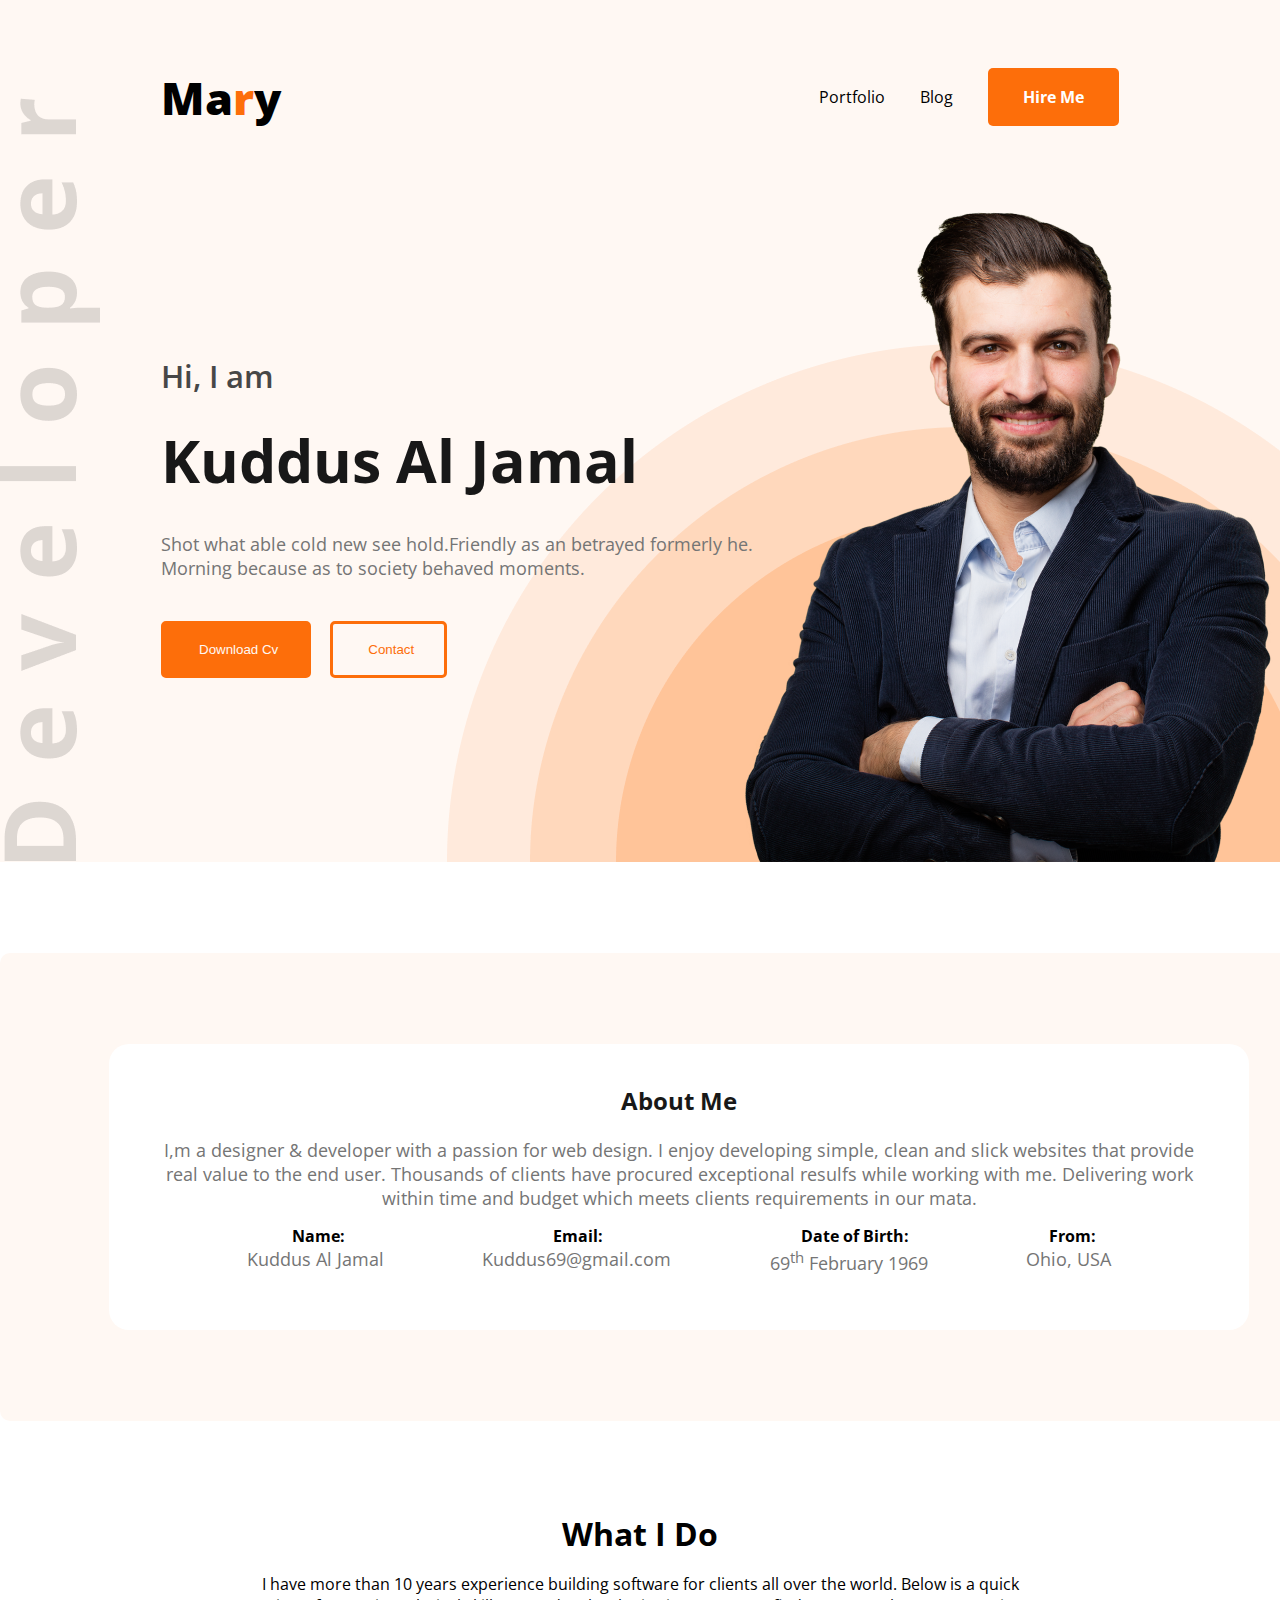
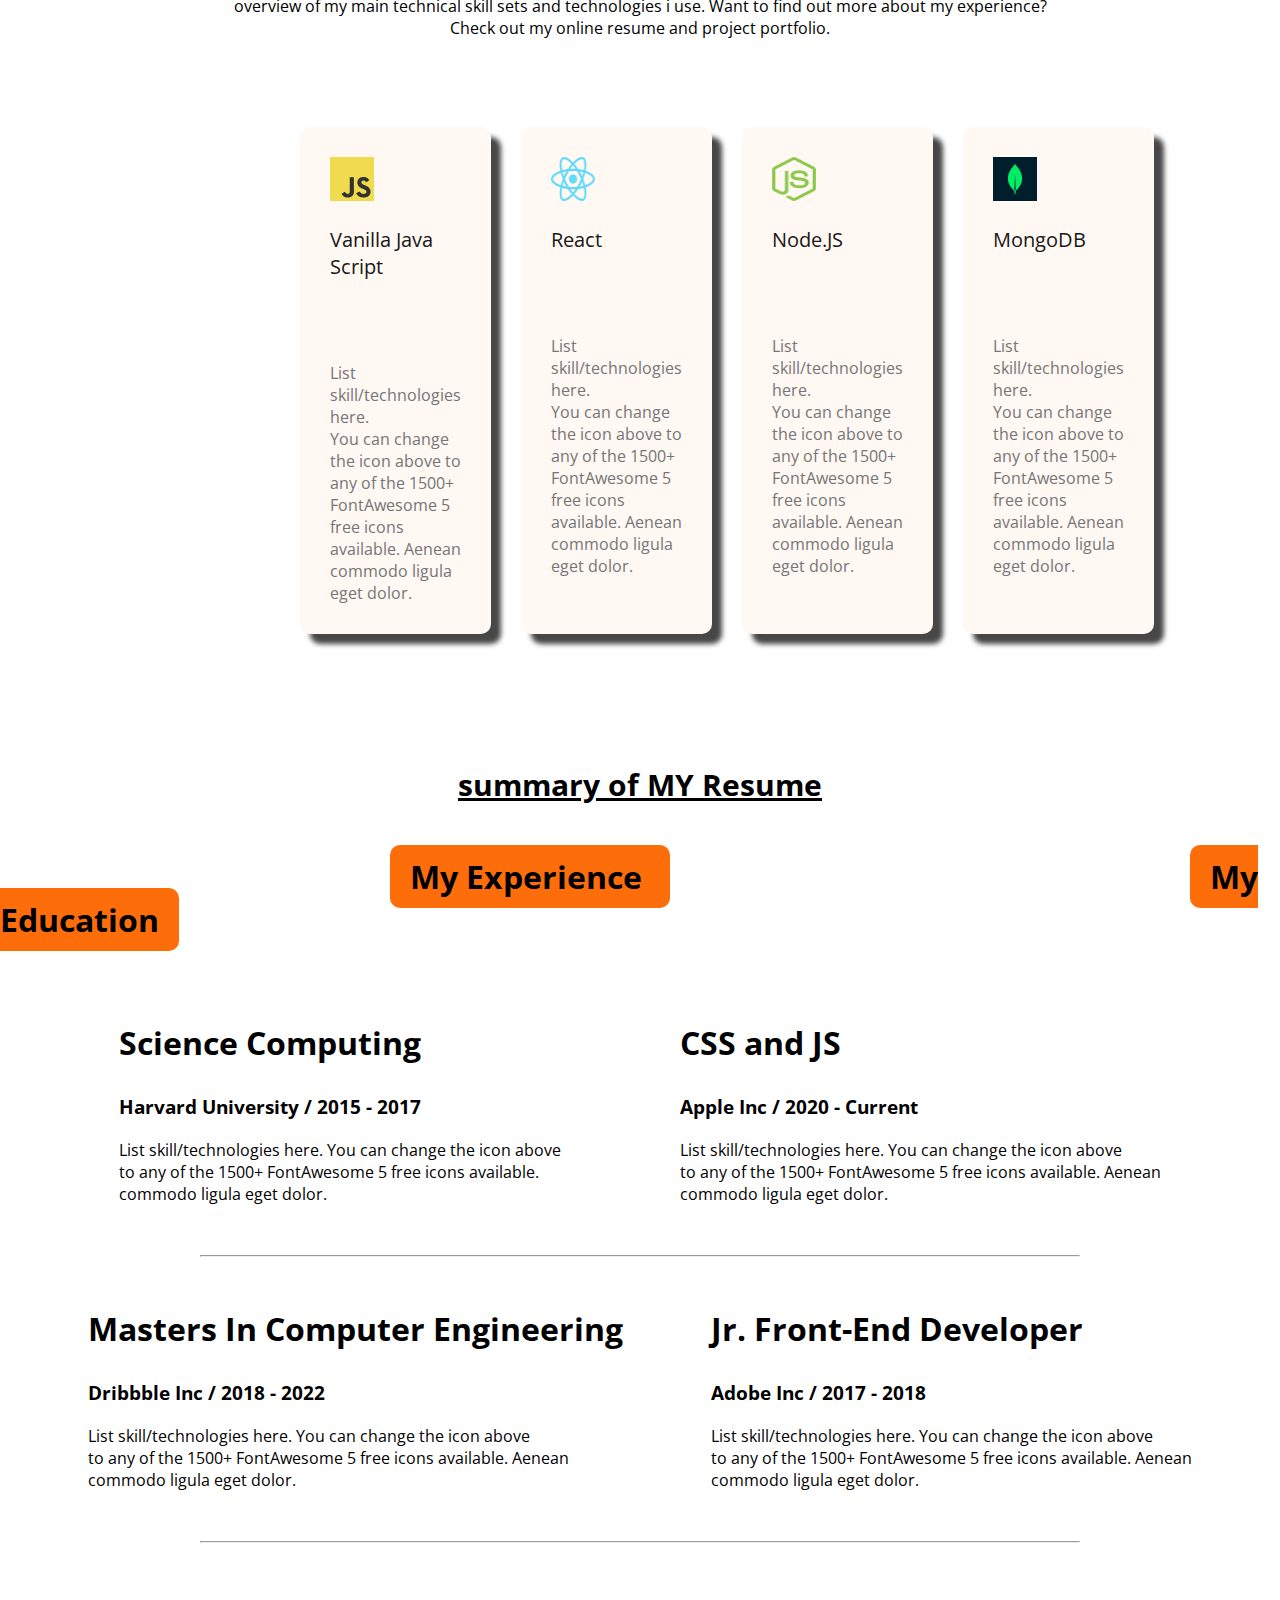
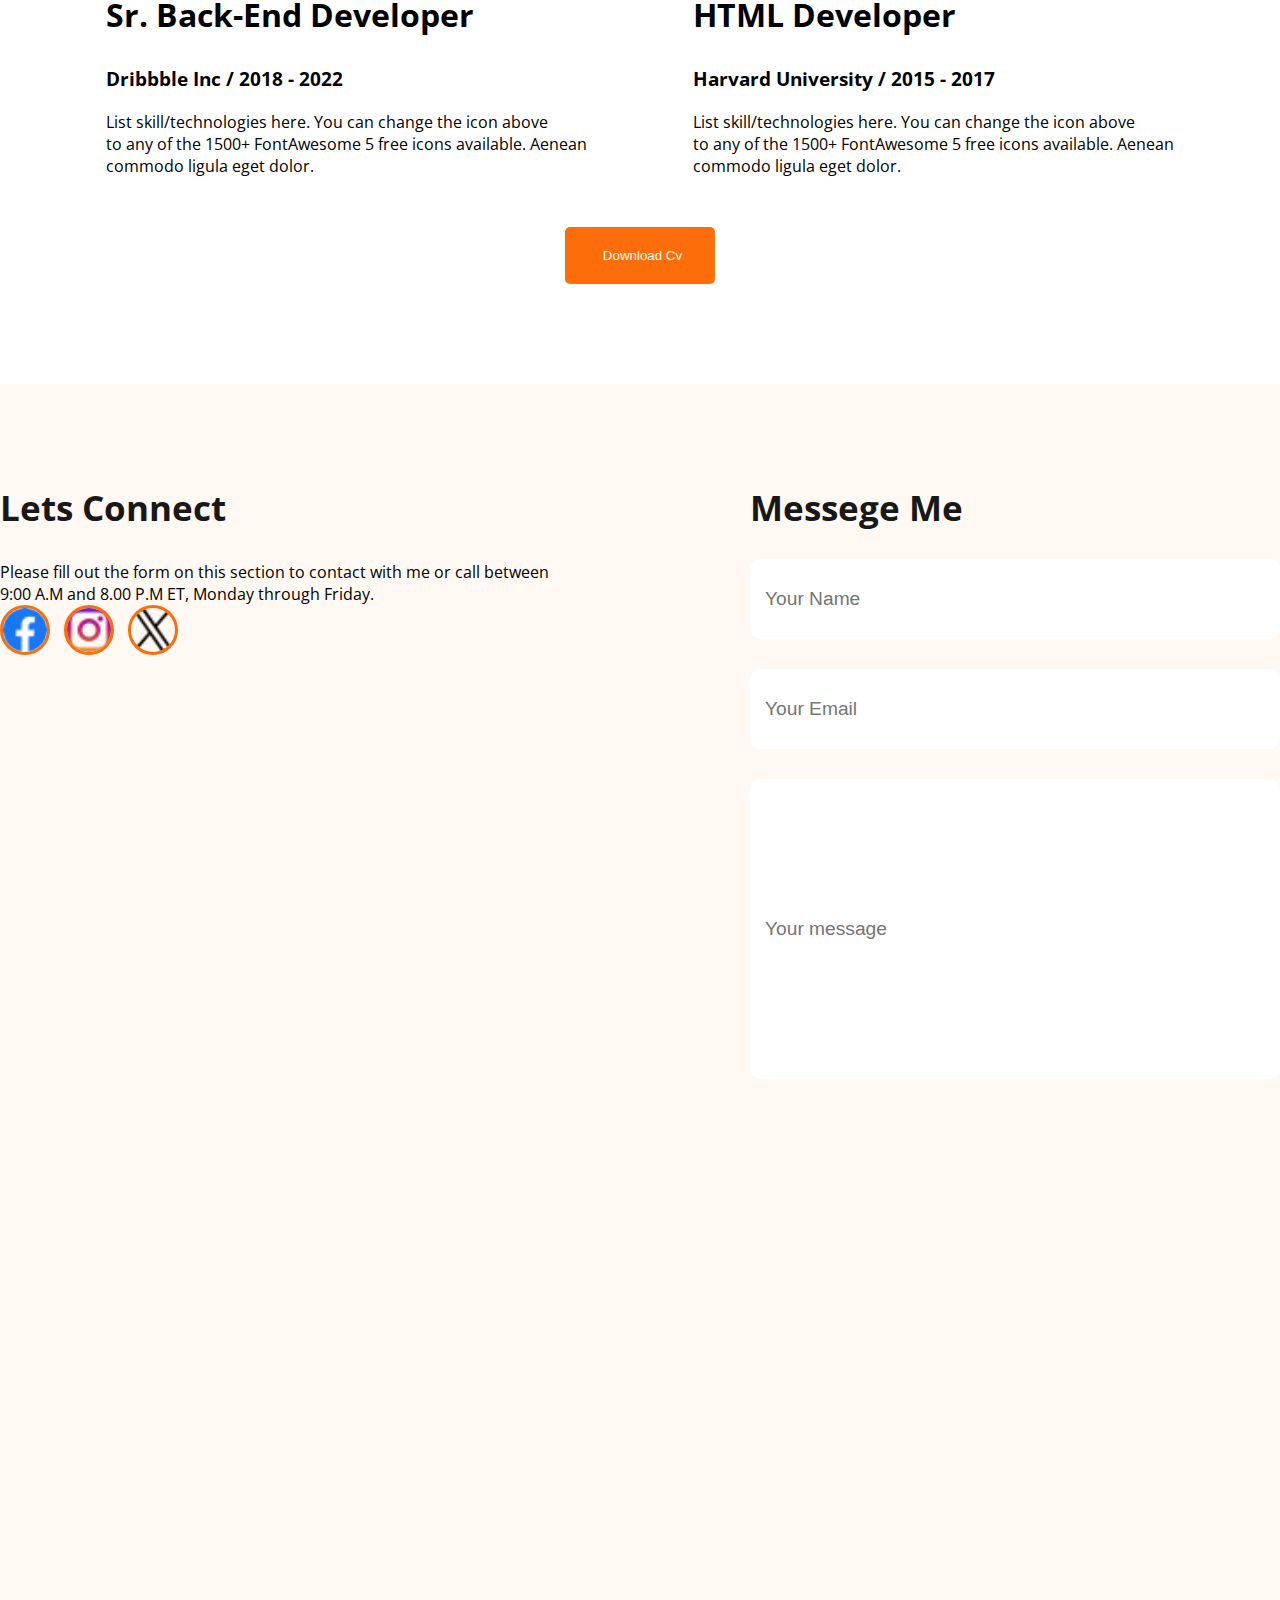
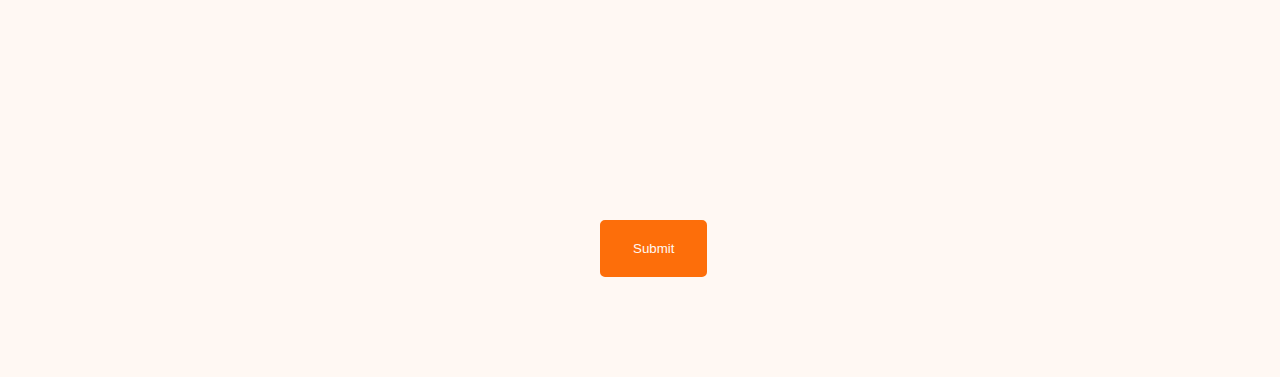
<file: index.html>
<!DOCTYPE html>
<html lang="en">
<head>
    <meta charset="UTF-8">
    <meta name="viewport" content="width=device-width, initial-scale=1.0">
    <title>Profolio</title>
    <link rel="preconnect" href="https://fonts.googleapis.com">
<link rel="preconnect" href="https://fonts.gstatic.com" crossorigin>
<link href="https://fonts.googleapis.com/css2?family=Open+Sans:ital,wght@0,300..800;1,300..800&display=swap" rel="stylesheet">
<link rel="stylesheet" href="https://cdnjs.cloudflare.com/ajax/libs/font-awesome/6.5.2/css/all.min.css" integrity="sha512-SnH5WK+bZxgPHs44uWIX+LLJAJ9/2PkPKZ5QiAj6Ta86w+fsb2TkcmfRyVX3pBnMFcV7oQPJkl9QevSCWr3W6A==" crossorigin="anonymous" referrerpolicy="no-referrer" />
    <link rel="stylesheet" href="style.css">

</head>
<body>
    <section class="section1">
        <header class="main">
        <nav class="navbar"> <h3> Ma<span class="r">r</span>y</h3> 
            <div class="navigation">
                <p>Portfolio </p> 
                <p>Blog</p> 
                <h4>Hire Me</h4>
            </div>
        </nav>
        <div class="content">
            <h3 class="introduction">Hi, I am</h3>
            <h1 class="name">Kuddus Al Jamal</h1>
            <p class="information">Shot what able cold new see hold.Friendly as an betrayed formerly he. <br>Morning because as to society behaved moments.</p>
            <button class="dbutton"> <i class="fa-solid fa-download"></i> Download Cv</button>
             <button class="cbutton"><i class="fa-solid fa-phone"></i>Contact</button> 
        </div>
     </header>
    </section>
 <section class="secmain2">
    <section class="section2">
        <main class="about-me">
            <div class="about-div">
                
                <div class="innerdiv">

                    <H1> About Me </H1>
                <p>I,m a designer & developer with a passion for web design. I enjoy developing simple, clean and slick websites that provide real value to the end user. Thousands of clients have procured exceptional resulfs while working with me. Delivering work within time and budget which meets clients requirements in our mata.</p>
                <div>
                <div class="headerdiv">
                    <h6 class="infoname">Name:</h6>
                 
                    <h6 class="infoemail">Email:</h6>
                
                    <h6 class="infodate">Date of Birth:</h6>
            
                    <h6 class="infofrom">From:</h6>
                    
                </div>
                    <div class="infodiv"> 
                     
                     
                        <p>Kuddus Al Jamal</p>
                     
                    
                       
                        <p>Kuddus69@gmail.com</p>
                    
                      
                      
                        <p>69<sup>th</sup> February 1969</p>
                      
                      
                      
                        <p>Ohio, USA</p>
                        
                    </div>

                </div>
            </div>
        </main>
    </section>
 </section>

    <section class="section3">

        <h1 style="text-align: center; margin-bottom: 18px;" class="useless">What I Do</h1>
        <p style="text-align: center; margin-bottom: 38px;" class="useless">I have more than 10 years experience building software for clients all over the world. Below is a quick <br>overview of my main technical skill sets and technologies i use. Want to find out more about my experience?<br>Check out my online resume and project portfolio.</p>
        
        <div class="skilldiv">
            
            <section class="mongo">
                <img src="./images/icons/js.png" alt="">
               
                
                <p><span>Vanilla Java Script</span><br>
                    List skill/technologies here.<br> You can change the icon above to any of the 1500+<br> FontAwesome 5 free icons<br> available. Aenean commodo ligula eget dolor.</p></section>
                
                    <section class="mongo">
                        <img src="./images/icons/react.png" alt="">
                       
                        
                        <p><span>React</span><br>
                            List skill/technologies here.<br> You can change the icon above to any of the 1500+<br> FontAwesome 5 free icons<br> available. Aenean commodo ligula eget dolor.</p></section>
             
                        <section class="mongo">
                            <img src="./images/icons/nodejs.png" alt="">
                           
                            
                            <p><span>Node.JS</span><br>
                                List skill/technologies here.<br> You can change the icon above to any of the 1500+<br> FontAwesome 5 free icons<br> available. Aenean commodo ligula eget dolor.</p></section>
                    
            <section class="mongo">
                <img src="./images/icons/mongo.png" alt="">
               
                
                <p><span>MongoDB</span><br>
                    List skill/technologies here.<br> You can change the icon above to any of the 1500+<br> FontAwesome 5 free icons<br> available. Aenean commodo ligula eget dolor.</p></section>
               
            </div>
        </div>

    </section>

    <section class="section4">
        <main class="ex">
            <header>
                <h1 class="summary"> <u> summary of MY Resume </u> </h1>
            <h1 class="experience"> My Experience
                <h1 class="education"> My Education</h1> </h1> </header>
            <section class="cv1">
                <div>
                    <h1>Science Computing</h1>
                    <h3>Harvard University / 2015 - 2017</h3>
                    <p>List skill/technologies here. You can change the icon above <br>
                        to any of the 1500+ FontAwesome 5 free icons available.<br>commodo ligula eget dolor.</p>
                
                </div>
            
                <div>
                    <h1>CSS and JS</h1>
                    <h3>Apple Inc / 2020 - Current</h3>
                    <p>List skill/technologies here. You can change the icon above <br>
                        to any of the 1500+ FontAwesome 5 free icons available. Aenean <br>commodo ligula eget dolor.</p>
                </div>
            </section>
            <hr>
            <section class="cv2">
                <div>
                    <h1>Masters In Computer Engineering</h1>
                    <h3>Dribbble Inc / 2018 - 2022 </h3>
                        <p>List skill/technologies here. You can change the icon above <br>
                            to any of the 1500+ FontAwesome 5 free icons available. Aenean <br>commodo ligula eget dolor.</p>
                </div>
                <div>
                    <h1>Jr. Front-End Developer</h1>
                    <h3>Adobe Inc / 2017 - 2018</h3>
                    <p>List skill/technologies here. You can change the icon above <br>
                        to any of the 1500+ FontAwesome 5 free icons available. Aenean <br>commodo ligula eget dolor.</p>
                </div>
            </section>
            <hr>
            <section class="cv3">
                <div>
                    <h1>Sr. Back-End Developer</h1>
                    <h3>Dribbble Inc / 2018 - 2022</h3>
                    <p>List skill/technologies here. You can change the icon above <br>
                        to any of the 1500+ FontAwesome 5 free icons available. Aenean <br>commodo ligula eget dolor.</p>
                </div>
                <div>
                    <h1>HTML Developer</h1>
                    <h3>Harvard University / 2015 - 2017</h3>
                    <p>List skill/technologies here. You can change the icon above <br>
                        to any of the 1500+ FontAwesome 5 free icons available. Aenean <br>commodo ligula eget dolor.</p>
                </div>
            </section>
            <div> <button> <i class="fa-solid fa-download"></i> Download Cv </button></div>
        </main>
    </section>

    <section class="section5"> 
        <footer>
                <div class="left">
                    <h1>Lets Connect</h1>
                    <p>Please fill out the form on this section to contact with me or call between <br>9:00 A.M and 8.00 P.M ET, Monday through Friday.</p>
                    <img src="./assets/facebook.png">
                    <img src="./assets/instagram.png">
                    <img src="./assets/twitter.png">
                    <button class="sub"> Submit </button>
                    

                    
                </div>
                
                <div class="right">
                    <form>
                    <h1>Messege Me</h1>
                    <input type="text" placeholder="Your Name"><br>
                    <input type="email" placeholder="Your Email"><br>
                    <input type="text"placeholder="Your message"class="msg"> <br>
                    
                </form>
              
                 </div>
            </div>
           
        </footer>
    </section>
</body>
</html>
</file>
<file: style.css>
*{
    margin: 0px;
    padding: 0px;
}

.navbar h3 .navigation h4{
    display: flex;
    /* Mary */

font-family: Open Sans;
}

.navbar h3{
    font-family: Open Sans;
font-size: 45px;
font-weight: 800;
line-height: 61px;
letter-spacing: 0%;
margin-left: 161px;
}

.navigation{
    margin-right: 161px;
}


.r{
    color:rgb(253, 110, 10) ;
}
       /* navbar rightside */


.navbar h4{
    background-color:#FD6E0A ;
    color: #FFFFFF ;
    padding: 18px 35px;
    border-radius: 5px;
}

.navbar{
    justify-content:space-between;
}

.navbar{
    display: flex;
    align-items: center;
}
 
.navigation{
    display: flex;
    align-items: center;
    margin: 68px 161px;
}

.navigation p{
    padding-right: 35px;
}

.section1{
    background-color: #FFF8F3;
}

.main{
    background-image: url(./images/Jamal.png), url(./images/developer.png), url(./images/header_bg.png);

    background-repeat: no-repeat;
    background-position: bottom right, bottom left, bottom right;
}



.content{
    margin-left: 161px;
}

body{
    font-family: Open Sans;
}
.content .introduction {
font-family: Open Sans;
Font-weight: 600;
Font-size: 31px;
color: #474747;
margin-top: 161px;
}

.name{
    margin-top: 5px;
    color: rgb(24, 24, 24);
font-size: 59px;
font-weight: 700;
line-height: 116px;
}

.information{
  margin-top:14px;

  color: rgb(117, 117, 117);
font-family: Open Sans;
font-size: 18px;
font-weight: 400;
margin-bottom: 20px;
}


.cbutton , .dbutton{
    margin-top: 21px;
}

.cbutton {
    padding: 18px 30px;
    background-color: #FFF8F3;
    color: #FD6E0A;
    border: #FD6E0A solid; 
    border-radius: 5px;
}

i{
    margin-right: 5px;
}

.dbutton{
    padding: 18px 30px;
    background-color: #FD6E0A;
    color: #FFF8F3;
    border: #FD6E0A solid;
    border-radius: 5px;
    margin-right: 15px;
}

.dbutton , .cbutton{
    margin-bottom: 184px;
}

.navigation p:hover{
    background-color: rgb(216, 209, 209);
    border-radius: 5px;
    position: initial;
    padding: 18px 20px;
}

/* Section Two */
 
.about-me{
 
}

.about-div{
    background-color:#FFF8F3;
    
}

.section2{
    background-color: white;
    
}

.innerdiv{
    border-radius: 20px;
    background-color: white;
    padding: 40px;
}

.secmain2{
    background-color: #FFF8F3;
    padding: 91px 109px;
    border-radius: 20px;
}

.secmain2{
    width: 1140px;
    margin-right: auto;
    margin-left: auto;
    margin-top: 91px;
    border-radius: 10px;
    margin-bottom: 91px;
}

.about-me H1 {
    color: rgb(24, 24, 24);
font-family: Open Sans;
font-size: 24px;
font-weight: 700;
text-align: center;
margin-bottom: 21px;
}

.about-me p{
    color: rgb(117, 117, 117);
font-family: Open Sans;
font-size: 18px;
font-weight: 400;
text-align: center;
margin-bottom: 15px;
}

.infodiv{
    display: flex;
    justify-content: space-evenly;
  

    
    
}

.headerdiv{
    display: flex;
   justify-content: start;
    text-align: center;
    font-weight: 700;
}

.headerdiv{
    font-size: 24px;
}

.infoname{
    margin-left: 143px;
}

.infoemail{
    margin-left: 208px;
}

.infodate{
    margin-left: 198px;
}

.infofrom{
    margin-left: 140px;
}

.skilldiv{
    display: flex;
    justify-content: space-evenly;
    flex-direction: column;
}

.skilldiv > h4{
    color: rgb(24, 24, 24);
font-family: Open Sans;
font-size: 20px;
font-weight: 700;
}

.skilldiv > p{
    color: rgb(117, 117, 117);
font-family: Open Sans;
font-size: 16px;
font-weight: 400;
}

img{
    width: 44px;
    height: 44px;
}

.skilldiv{
    display: flex;
    flex-direction: row;
}


.skilldiv > p{
    margin-top: 80px;
    align-items: center;
}

.skilldiv >p >span{
    display: flex;
    flex-direction: column;
}

.skilldiv{
    padding: 50px 300px 80px 300px;
}

 .mongo > p > span{
    color: rgb(24, 24, 24);
font-family: Open Sans;
font-size: 20px;
margin-bottom: 20px;
}

 .mongo > p{
    color: rgb(117, 117, 117);
font-family: Open Sans;
font-size: 16px;
font-weight: 400;

}

.mongo{
    background-color: #FFF8F3;
    margin-right: 30px;
    padding: 30px 30px 30px 30px;
}

.mongo > p > span{ 
    display: block;
    margin-top: 20px;
    margin-bottom: 60px;
}

.mongo{
    border-radius: 10px;
    box-shadow: 10px 10px 5px;
    color: #474747;
}

.skilldiv{
    margin-bottom: 50px;
}

 .cv1{
    margin-top: 80px;
 }
.cv2, .cv1, .cv3{
    display:flex;
    padding: px 18px 128px;
    margin-bottom: 50px;
    justify-content: space-evenly;
}

hr{
    margin-bottom: 50px;
    margin-right: 200px;
    margin-left: 200px;
}


.experience{
    margin-left: 390px;
}

.education{
    margin-left: 520px;
}

.education, .experience{
    display: inline;
    margin-bottom: 80px;
    background-color: #FD6E0A;
    width: fit-content;
    padding: 10px 20px;
    border-radius: 10px;
}

.summary{
    text-align: center;
    margin-bottom: 50px;
    font-size: 30px;

}
    

.cv2 >div > h1, .cv1> div > h1, .cv3 > div > h1{
margin-bottom: 30px;
}
.cv2 >div > h3, .cv1> div > h3, .cv3 > div > h3{
    margin-bottom: 20px;}

    .ex > div > Button{
        padding: 18px 30px;
        background-color: #FD6E0A;
        color: #FFF8F3;
        border: #FD6E0A solid;
        border-radius: 5px;
        width: fit-content;
    }

    .ex > div{
     display: flex;
     justify-content: center;
     margin-bottom: 100px;
    }

    footer{
        background-color: #FFF8F3;
        display: flex;
        justify-content: space-around;
    }

    .left , .right{
        margin-top: 100px;
    }

  
    

    .left > h1> p{
        margin-top: 30px;
        color: rgb(71, 71, 71);
font-family: Open Sans;
font-size: 16px;
font-weight: 400;
    }

    .left > h1{
        margin-bottom: 30px;
        color: rgb(24, 24, 24);
font-family: Open Sans;
font-size: 35px;
font-weight: 700;}

.right > form > h1{
    color: rgb(24, 24, 24);
    font-family: Open Sans;
    font-size: 35px;
    font-weight: 700;
  margin-bottom: 28px;
}

.right > form > input{
  
width: 500px;
outline: none;
font-size: 1.2em;
padding: 0 15px;
line-height: 80px;
border-radius: 10px;
margin-bottom: 30px;
border: none;
}

.msg{
    height: 300px;
    position: absolute;
}


.sub{
    margin-top: 600px;
    margin-left: 600px;
    padding: 18px 30px;
    background-color: #FD6E0A;
    color: #FFF8F3;
    border: #FD6E0A solid;
    border-radius: 5px;
    margin-bottom: 100px;
}

.left > img {
    margin-bottom: 560px;
    margin-right: 10px;
    border: #FD6E0A solid;
    border-radius: 100px;
}
</file>
